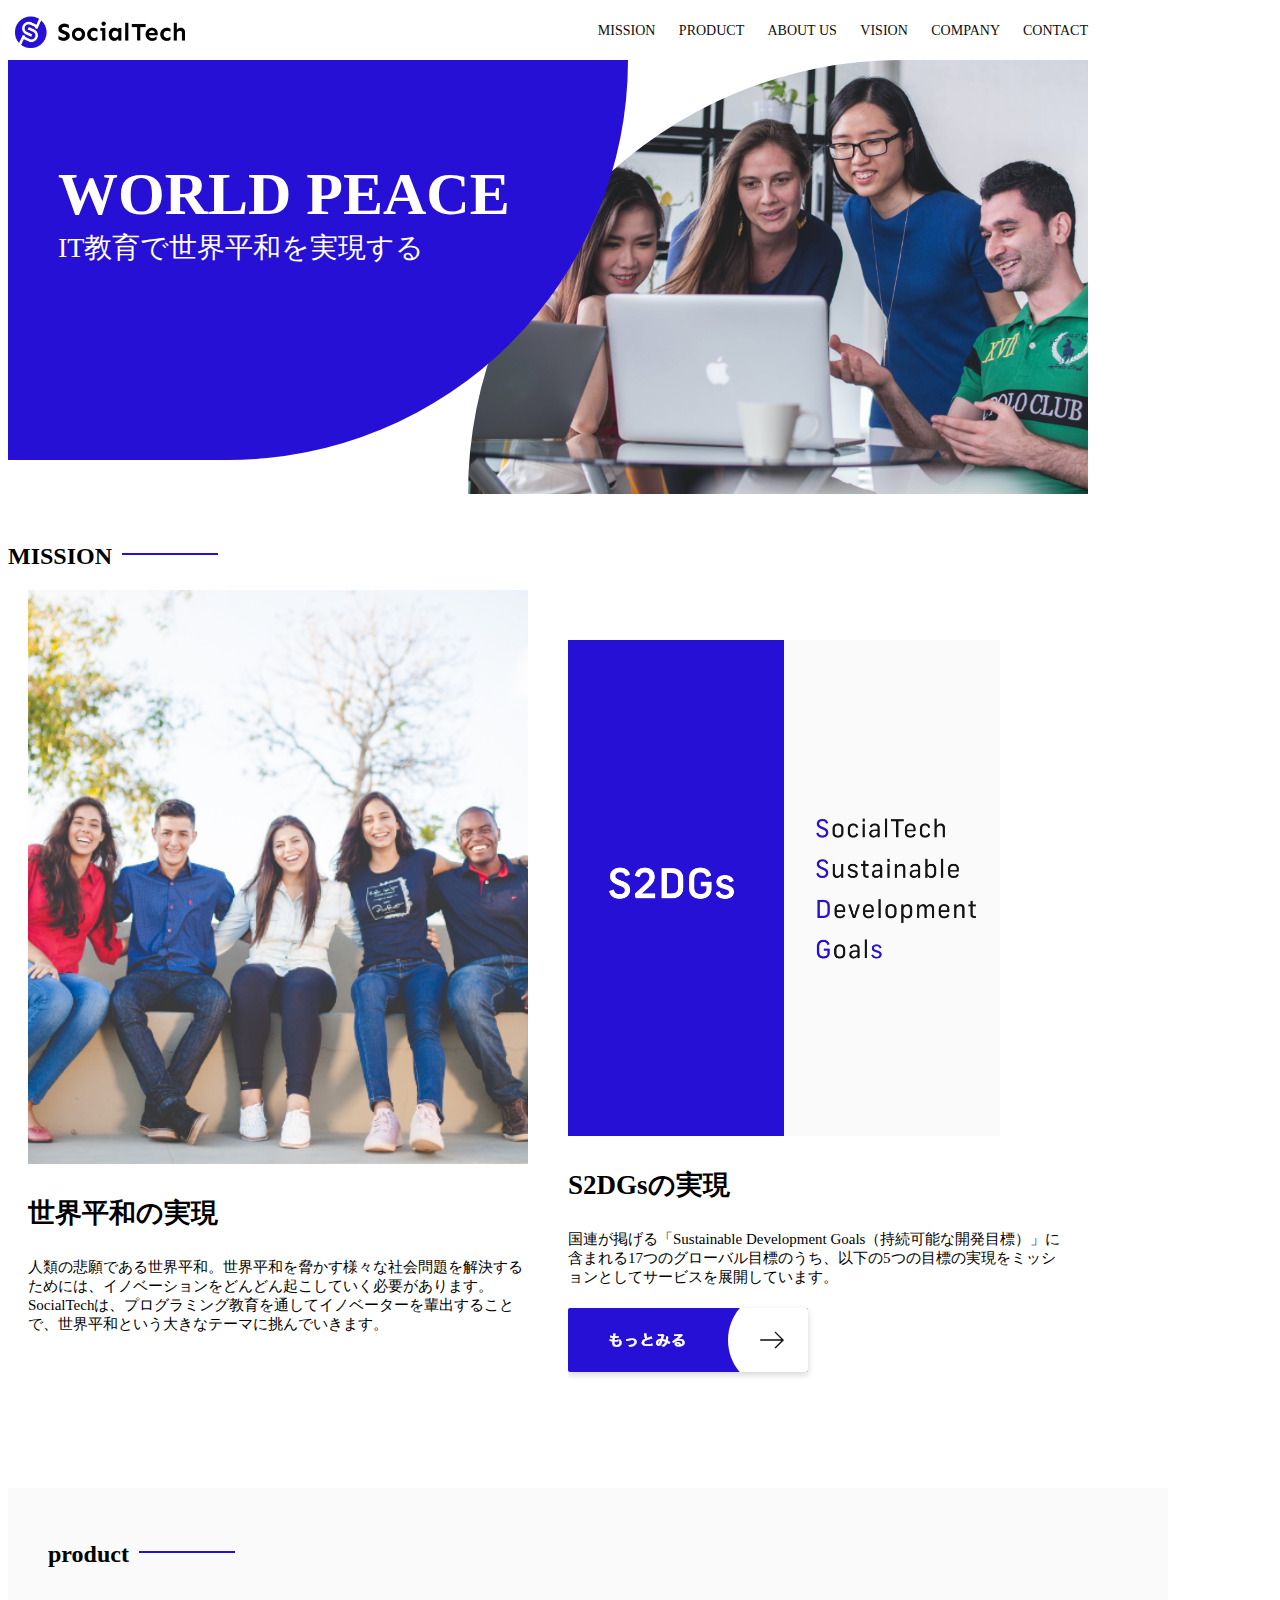
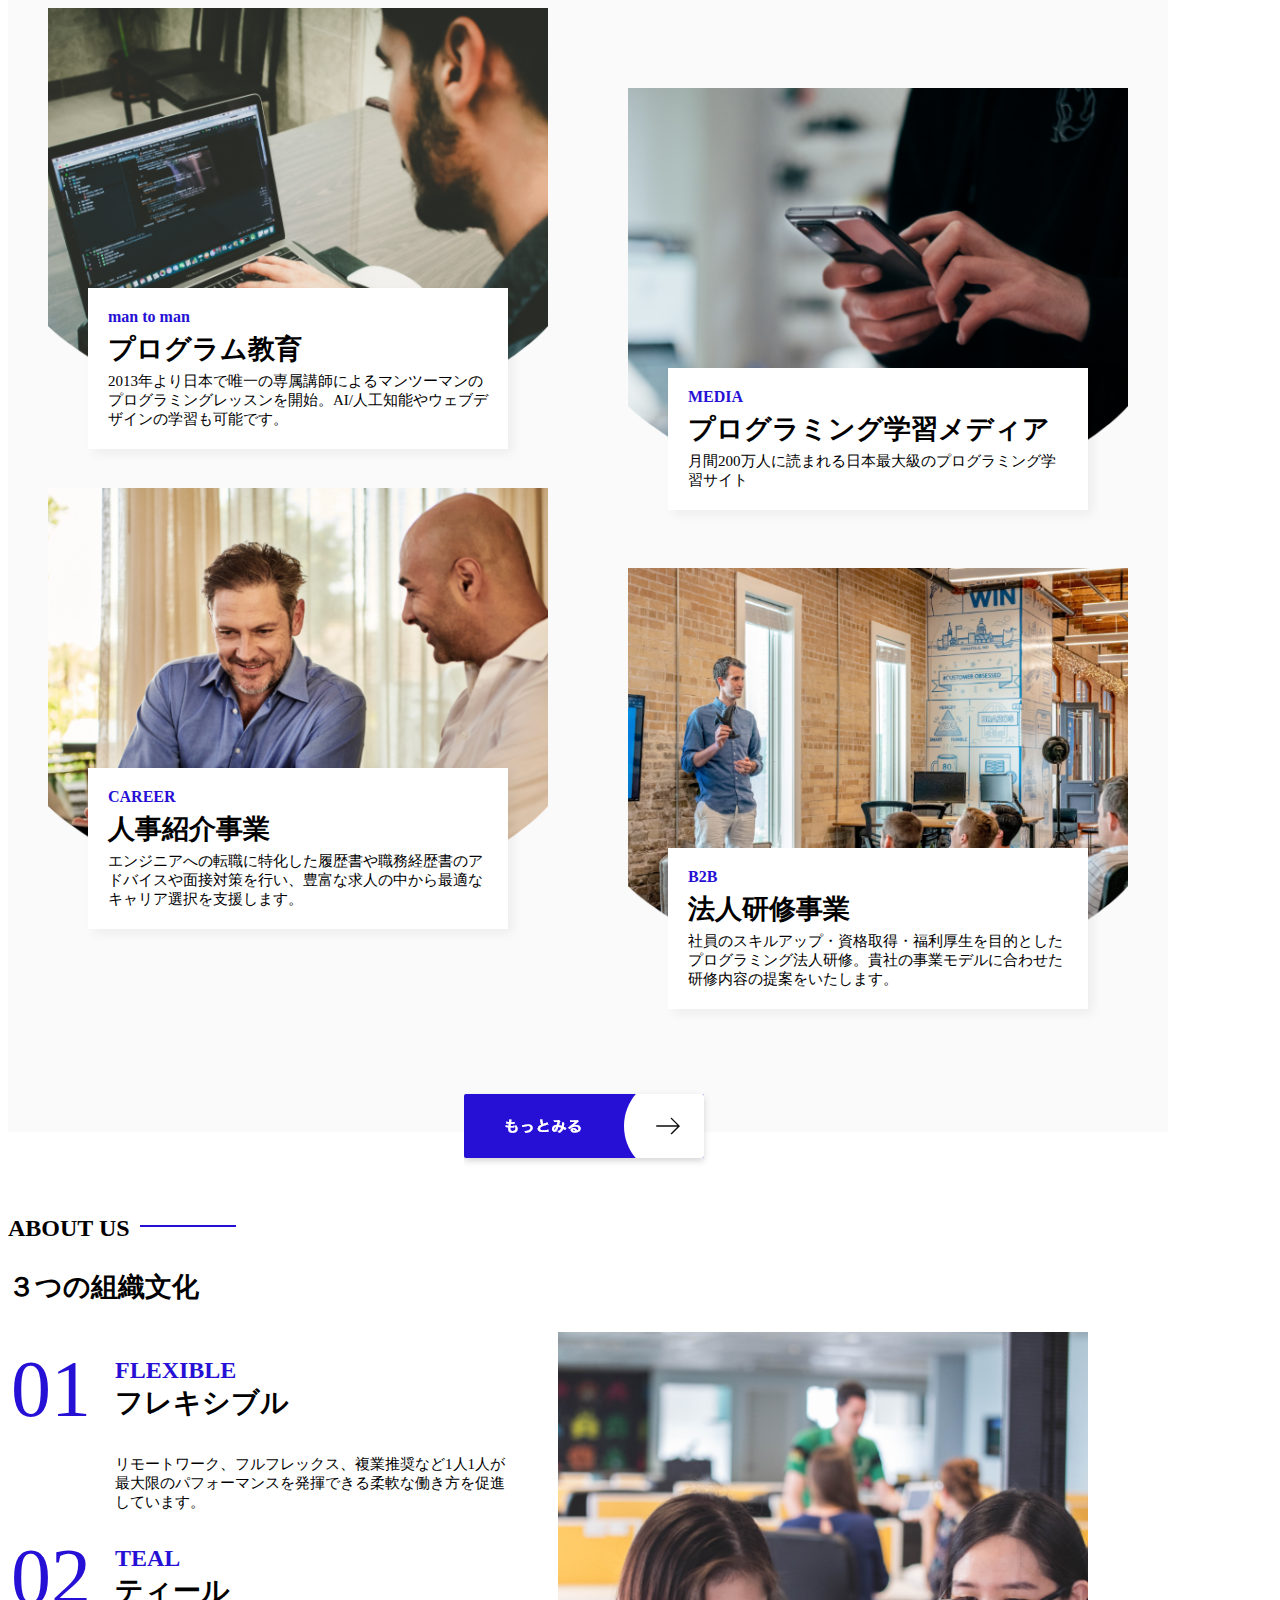
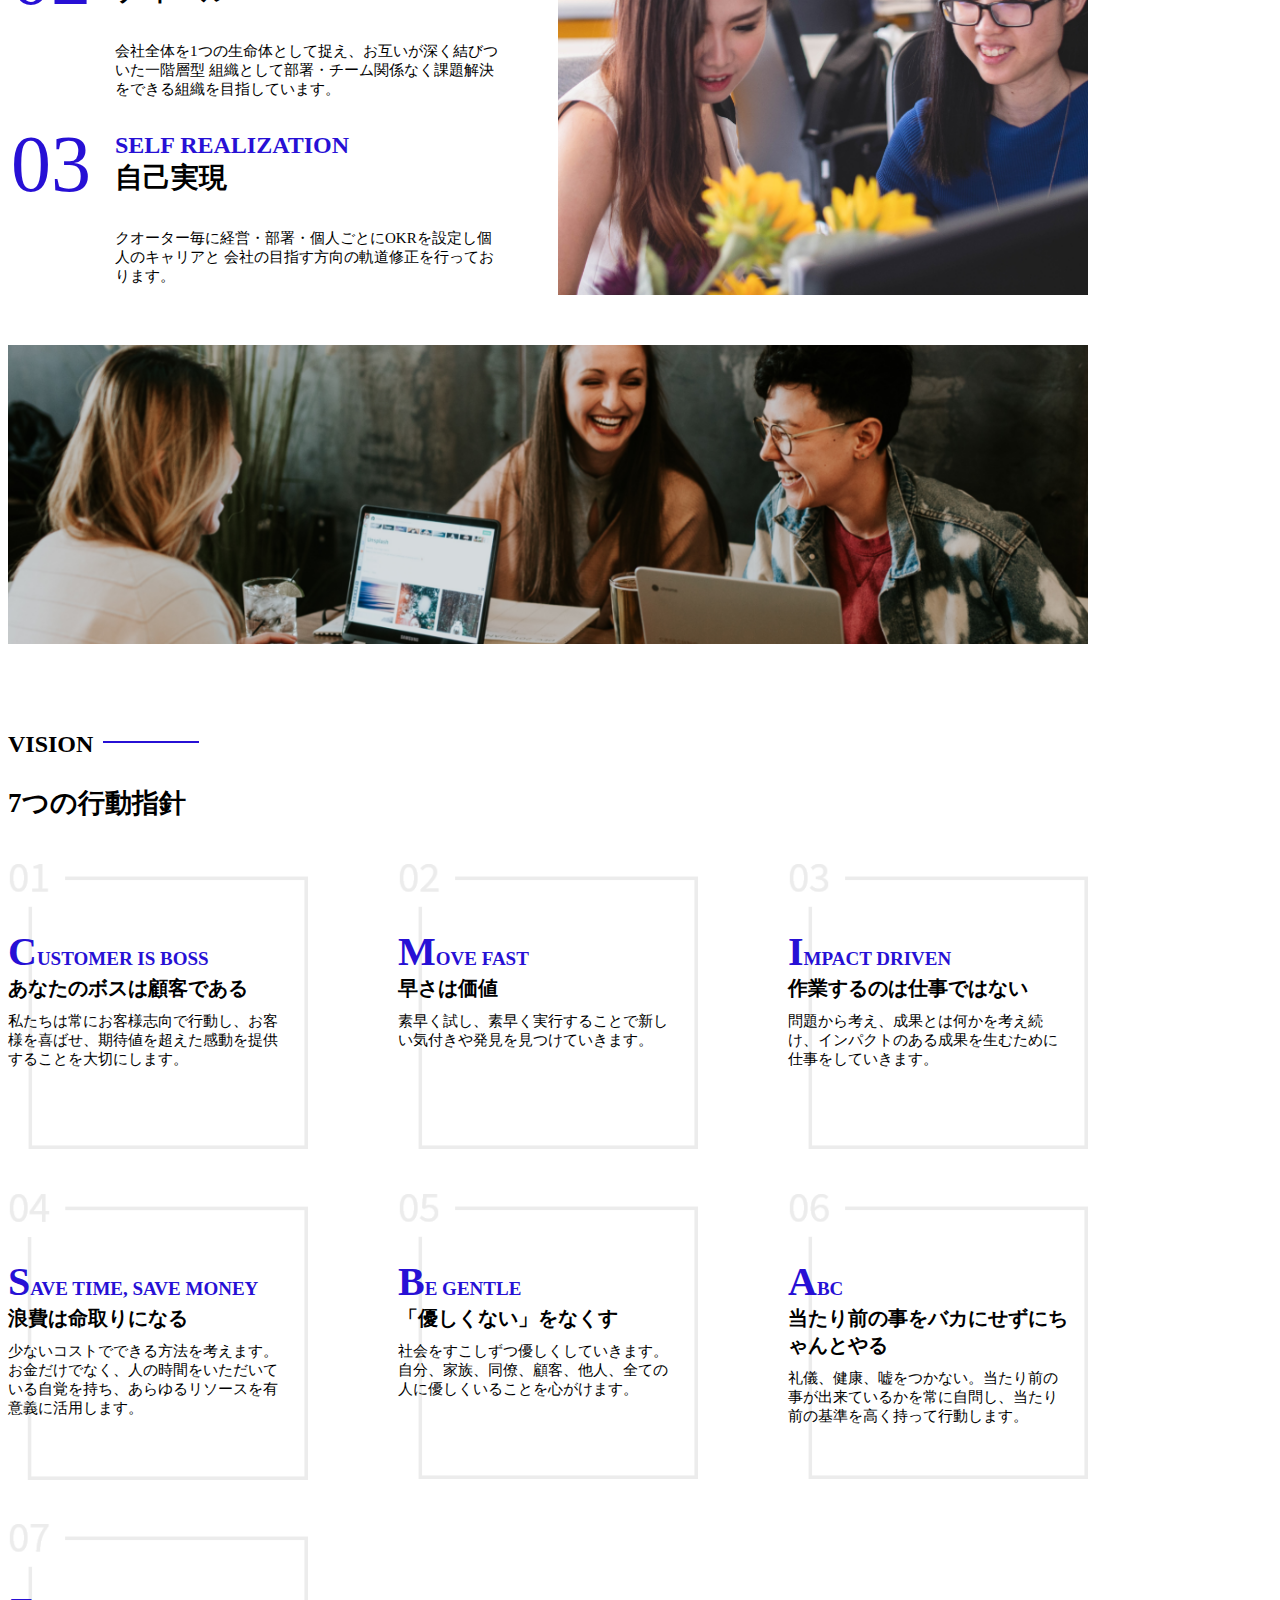
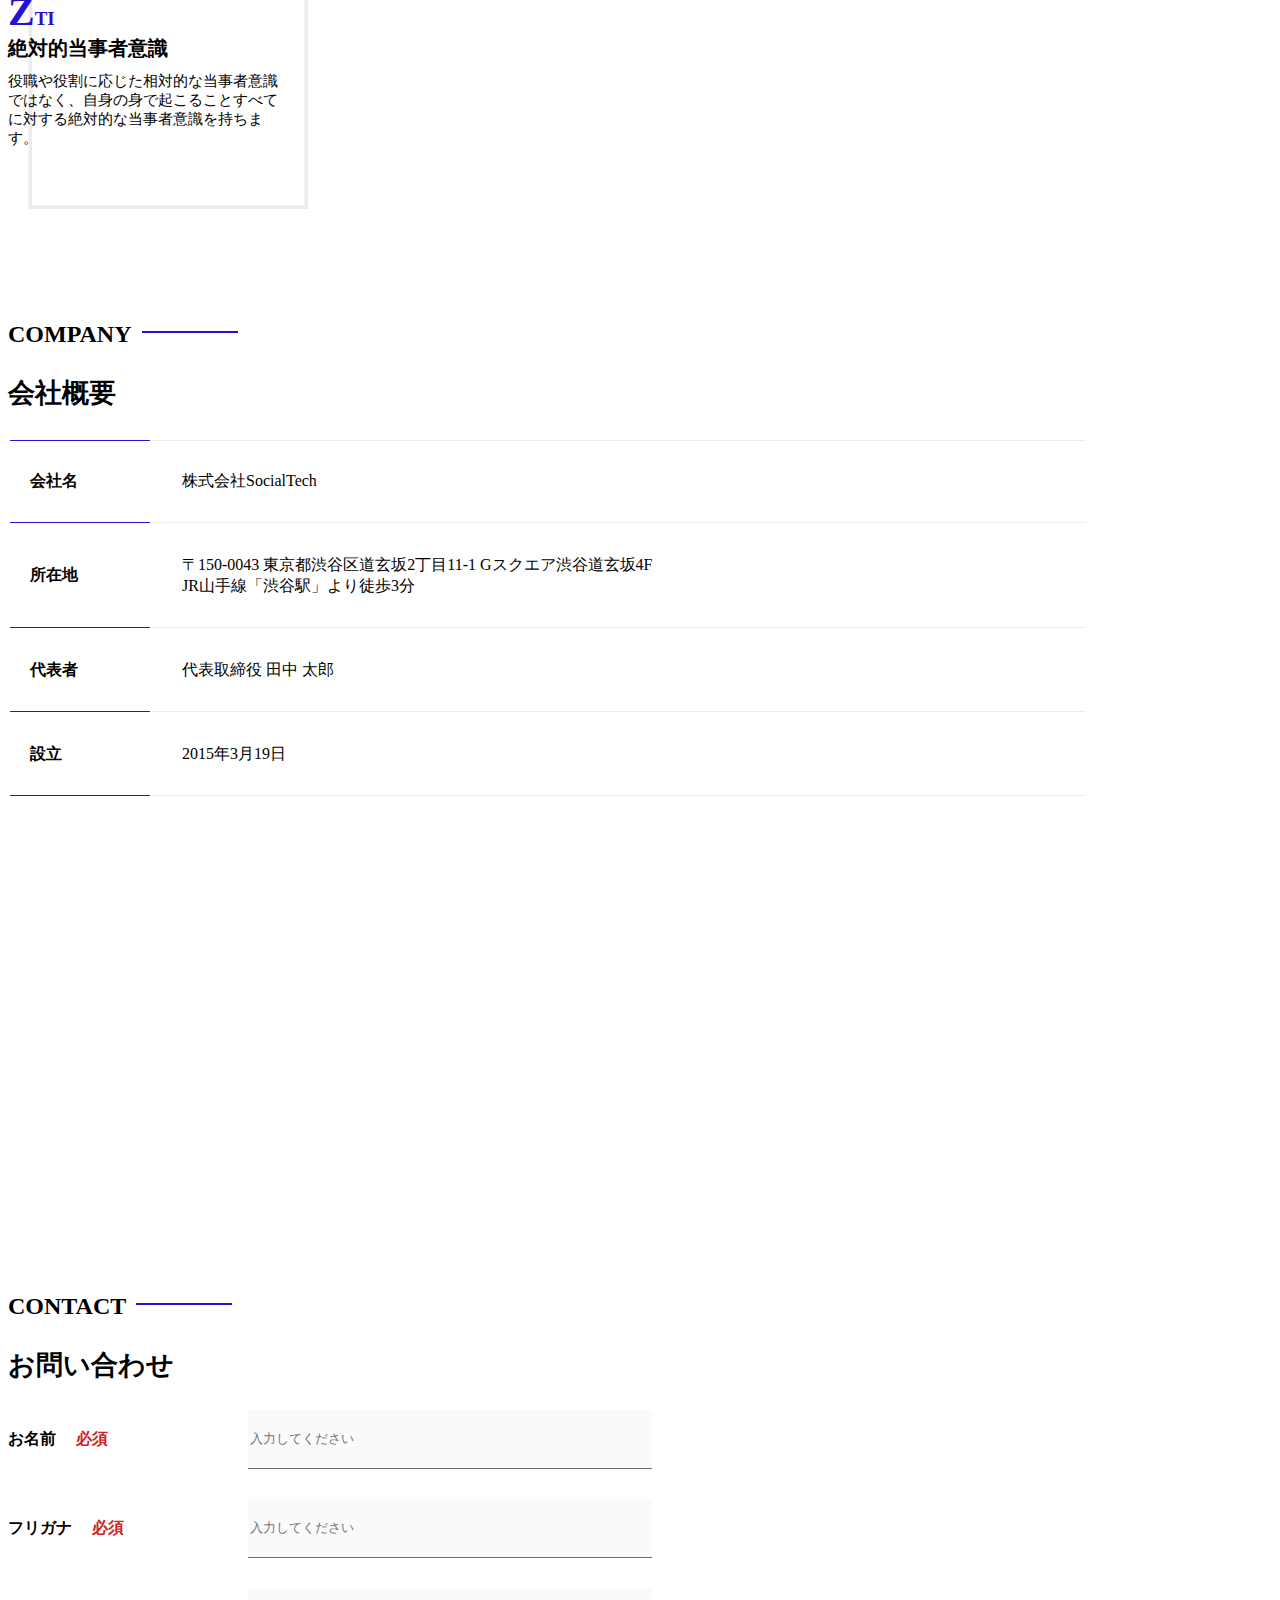
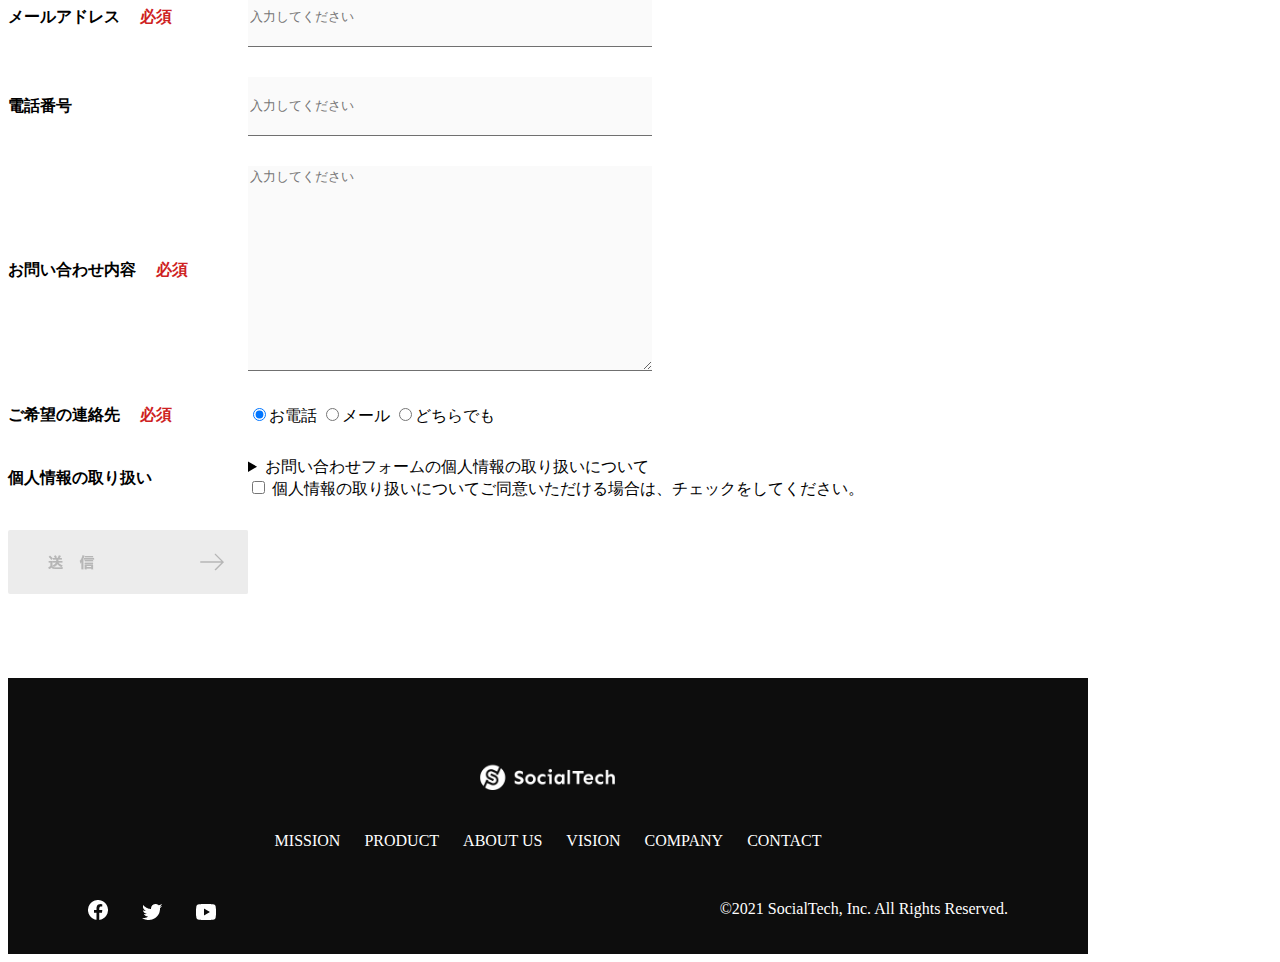
<file: index.html>
<!DOCTYPE html>
<html>
  <head>
<title>SocialTech</title>

<meta charset="utf-8">
<meta name="descripthion" content="SocialTech業界のリーディングカンパニーを目指します">
<meta name="viewport" content="width=device-widht, initial-scale=1.0">

<link rel="stylesheet" href="style.css">

  </head>

  <body>
    <!-- ヘッダー -->
    <header>
      <!-- ロゴ -->
      <a href="index.html" id="logo"><img src="images/logo.png" alt="トップページに戻る"></a>
    
      <!-- pc用ナビゲーション -->
      <nav id="nav-pc">
        <a href="mission.html">MISSION</a>
        <a href="product.html">PRODUCT</a>
        <a href="index.html#aboutus">ABOUT US</a>
        <a href="index.html#vision">VISION</a>
        <a href="index.html#company">COMPANY</a>
        <a href="index.html#contact">CONTACT</a>
      </nav>
      <img id="menu-sp" src="images/button-menu.png" alt="ナビゲーションを開く" onclick="document.getElementById('nav-sp').style.display = 'block'">
       <!-- スマホ用ナビゲーション -->
     <nav id="nav-sp">
      <img id="close" src="images/button-close.png" alt="ナビゲーションを閉じる" onclick="document.getElementById('nav-sp').style.display = 'none'">
      <a id="logo-sp" href="index.html" onclick="document.getElementById('nav-sp').style.display = 'none'"><img
          src="images/logo-sp.png" alt="トップページに戻る"></a>
      <a class="menu" href="mission.html" onclick="document.getElementById('nav-sp').style.display = 'none'">MISSION</a>
      <a class="menu" href="product.html" onclick="document.getElementById('nav-sp').style.display = 'none'">PRODUCT</a>
      <a class="menu" href="index.html#aboutus" onclick="document.getElementById('nav-sp').style.display = 'none'">ABOUT
        US</a>
      <a class="menu" href="index.html#vision"
        onclick="document.getElementById('nav-sp').style.display = 'none'">VISION</a>
      <a class="menu" href="index.html#company"
        onclick="document.getElementById('nav-sp').style.display = 'none'">COMPANY</a>
      <a class="menu" href="index.html#contact"
        onclick="document.getElementById('nav-sp').style.display = 'none'">CONTACT</a>
      <div id="sns">
        <a href="https://www.facebook.com/sejuku2013"><img src="images/button-facebook.png" alt="Facebookのリンク"></a>
        <a href="https://twitter.com/samuraijuku"><img src="images/button-twitter.png" alt="Twitterのリンク"></a>
        <a href="https://www.youtube.com/channel/UCCFOQO5aDK0xXam4cUQXT8g"><img src="images/button-youtube.png" alt="YouTubeのリンク"></a>
      </div>
    </nav>
    </header>

   <!--======== 前略 ========-->

  <main>
    <article>
      <!-- メインビジュアル -->
      <section id="main-visual">
        <div id="main-message">
          <h1>WORLD PEACE</h1>
          <p>IT教育で世界平和を実現する</p>
        </div>
        <img src="images/index/index-main.png" alt="PCの周りに集まる多国籍の仲間たち">
      </section>
      <!--ミッション-->
      <section id="mission">
        <h2 class="index-h2">MISSION</h2>
        <div id="mission-flex">
          <div>
            <img id="mission-photo" src="images/index/index-mission.png" alt="屋外のベンチで写真を撮影する多国籍の仲間たち">
            <h3>世界平和の実現</h3>
            <p>
              人類の悲願である世界平和。世界平和を脅かす様々な社会問題を解決するためには、イノベーションをどんどん起こしていく必要があります。SocialTechは、プログラミング教育を通してイノベーターを輩出することで、世界平和という大きなテーマに挑んでいきます。
            </p>
          </div>
          <div>
            <img id="s2dgs" src="images/index/s2dgs.png" alt="S2DGs">
            <h3>S2DGsの実現</h3>
            <p>国連が掲げる「Sustainable Development Goals（持続可能な開発目標）」に含まれる17つのグローバル目標のうち、以下の5つの目標の実現をミッションとしてサービスを展開しています。</p>
            <a href="mission.html">
              <img src="images/button-more.png" alt="もっとみる">
           </a>
          </div>
        </div>
      </section>
      <!-- プロダクト -->
      <section id="product">
        <h2 class="index-h2">product</h2>
        <div>
          <div id="product-left">
            <div>
              <img class="product-photo" src="images/index/index-mantoman.png" alt="pcでコードを書く男性">
              <div class="product-explain">
                <span>man to man</span>
                <h3>プログラム教育</h3>
                <p>2013年より日本で唯一の専属講師によるマンツーマンのプログラミングレッスンを開始。AI/人工知能やウェブデザインの学習も可能です。</p>
              </div>
            </div>
            <div>
              <img class="product-photo" src="images/index/index-career.png" alt="笑顔で話し合いする二人の男性">
              <div class="product-explain">
                <span>CAREER</span>
                <h3>人事紹介事業</h3>
                <p>エンジニアへの転職に特化した履歴書や職務経歴書のアドバイスや面接対策を行い、豊富な求人の中から最適なキャリア選択を支援します。</p>
              </div>
            </div>
          </div>
          <div id="product-right">
            <div>
              <img class="product-photo" src="images/index/index-media.png" alt="スマートフォンを操作する人">
              <div class="product-explain">
                <span>MEDIA</span>
                <h3>プログラミング学習メディア</h3>
                <p>月間200万人に読まれる日本最大級のプログラミング学習サイト</p>
              </div>
            </div>
            <div>
              <img class="product-photo" src="images/index/index-b2b.png" alt="講演中の男性とそれを聴く人々">
              <div class="product-explain">
                <span>B2B</span>
                <h3>法人研修事業</h3>
                <p>社員のスキルアップ・資格取得・福利厚生を目的としたプログラミング法人研修。貴社の事業モデルに合わせた研修内容の提案をいたします。</p>
              </div>
            </div>
          </div>
        </div>
        <div>
          <a id="product-more" href="product.html">
            <img src="images/button-more.png" alt="もっと見る">
          </a>
        </div>
      </section>
      <!-- ABOUT US -->
      <section id="aboutus">
        <h2 class="index-h2">ABOUT US</h2>
        <h3>３つの組織文化</h3>
        <div>
          <table class="culture-table">
            <tr>
              <td>
                <span class="culture-num">01</span>
              </td>
              <td>
                <span class="culture-en">FLEXIBLE</span>
                <span class="culture-jp">フレキシブル</span>
              </td>
            </tr>
            <tr>
              <td>
                <!-- 空のセル -->
              </td>
              <td>
                <p class="culture-description">
                  リモートワーク、フルフレックス、複業推奨など1人1人が最大限のパフォーマンスを発揮できる柔軟な働き方を促進しています。
                </p>
              </td>
            </tr>
            <tr>
              <td>
                <span class="culture-num">02</span>
              </td>
              <td>
                <span class="culture-en">TEAL</span>
                <span class="culture-jp">ティール</span>
              </td>
            </tr>
            <tr>
              <td>
                <!-- 空のセル -->
              </td>
              <td>
                <p class="culture-description">
                  会社全体を1つの生命体として捉え、お互いが深く結びついた一階層型
                   組織として部署・チーム関係なく課題解決をできる組織を目指しています。
                </p>
              </td>
            </tr>
            <tr>
              <td>
                <span class="culture-num">03</span>
              </td>
              <td>
                <span class="culture-en">SELF REALIZATION</span>
                <span class="culture-jp">自己実現</span>
              </td>
            </tr>
            <tr>
              <td>
                <!-- 空のセル -->
              </td>
              <td>
                <p class="culture-description">
                  クオーター毎に経営・部署・個人ごとにOKRを設定し個人のキャリアと
                  会社の目指す方向の軌道修正を行っております。
                </p>
              </td>
            </tr>
          </table>
          <img class="culture-img" src="images/index/index-aboutus1.png" alt="笑顔で話し合う2人の女性">
        </div>
        <img class="culture-img2" src="images/index/index-aboutus2.png" alt="笑顔で話し合う3人の男女">
      </section>
      <!-- VISION -->
      <section id="vision">
        <h2 class="index-h2">VISION</h2>
        <h3>7つの行動指針</h3>
        <div>
          <div class="vision-box">
            <img src="images/index/vision-01.png" alt="01">
            <span>
              <h4>CUSTOMER IS BOSS</h4>
              <h5>あなたのボスは顧客である</h5>
              <p>私たちは常にお客様志向で行動し、お客様を喜ばせ、期待値を超えた感動を提供することを大切にします。</p>
            </span>
          </div>
          <div class="vision-box">
            <img src="images/index/vision-02.png" alt="02">
            <span>
              <h4>MOVE FAST</h4>
              <h5>早さは価値</h5>
              <p>素早く試し、素早く実行することで新しい気付きや発見を見つけていきます。</p>
            </span>
          </div>
          <div class="vision-box">
            <img src="images/index/vision-03.png" alt="03">
            <span>
              <h4>IMPACT DRIVEN</h4>
              <h5>作業するのは仕事ではない</h5>
              <p>問題から考え、成果とは何かを考え続け、インパクトのある成果を生むために仕事をしていきます。</p>
            </span>
          </div>
          <div class="vision-box">
            <img src="images/index//vision-04.png" alt="04">
            <span>
              <h4>SAVE TIME, SAVE MONEY</h4>
              <h5>浪費は命取りになる</h5>
              <p>少ないコストでできる方法を考えます。お金だけでなく、人の時間をいただいている自覚を持ち、あらゆるリソースを有意義に活用します。</p>
            </span>
          </div>
          <div class="vision-box">
            <img src="images/index/vision-05.png" alt="05">
            <span>
              <h4>BE GENTLE</h4>
              <h5>「優しくない」をなくす</h5>
              <p>社会をすこしずつ優しくしていきます。自分、家族、同僚、顧客、他人、全ての人に優しくいることを心がけます。</p>
            </span>
          </div>
          <div class="vision-box">
            <img src="images/index/vision-06.png" alt="06">
            <span>
              <h4>ABC</h4>
              <h5>当たり前の事をバカにせずにちゃんとやる</h5>
              <p>礼儀、健康、嘘をつかない。当たり前の事が出来ているかを常に自問し、当たり前の基準を高く持って行動します。</p>
            </span>
          </div>
          <div class="vision-box">
            <img src="images/index/vision-07.png" alt="07">
            <span>
              <h4>ZTI</h4>
              <h5>絶対的当事者意識</h5>
              <p>役職や役割に応じた相対的な当事者意識ではなく、自身の身で起こることすべてに対する絶対的な当事者意識を持ちます。</p>
            </span>
          </div>
        </div>
      </section>
      <!-- COMPANY -->
      <section id="company">
        <h2 class="index-h2">COMPANY</h2>
        <h3>会社概要</h3>
        <table id="company-table">
          <tr>
            <th class="tableheader-first">会社名</th>
            <td class="cell-first">株式会社SocialTech</td>
          </tr>
          <tr>
            <th class="tableheader">所在地</th>
            <td class="cell">〒150-0043 東京都渋谷区道玄坂2丁目11-1 Gスクエア渋谷道玄坂4F<br>JR山手線「渋谷駅」より徒歩3分</td>
          </tr>
          <tr>
            <th class="tableheader">代表者</th>
            <td class="cell">代表取締役 田中 太郎</td>
          </tr>
          <tr>
            <th class="tableheader">設立</th>
            <td class="cell">2015年3月19日</td>
          </tr>
        </table>
        <iframe src="https://www.google.com/maps/embed?pb=!1m18!1m12!1m3!1d51840.96630036311!2d139.6984952486328!3d35.70013139999999!2m3!1f0!2f0!3f0!3m2!1i1024!2i768!4f13.1!3m3!1m2!1s0x6018f5209bb80c49%3A0x7abbc1a9d7d575eb!2z5qCq5byP5Lya56S-U0FNVVJBSQ!5e0!3m2!1sja!2sjp!4v1671732369187!5m2!1sja!2sjp" width="400" height="300" style="border:0;" allowfullscreen="" loading="lazy" referrerpolicy="no-referrer-when-downgrade"
        style="border:0;" allowfullscreen="" loading="lazy"></iframe>
      </section>
      <section id="contact">
        <h2 class="index-h2">CONTACT</h2>
        <h3>お問い合わせ</h3>
        <form action="https://api.staticforms.xyz/submit" method="post">
          <input type="text" name="honeypot" style="display:none">
          <input type="hidden" name="accessKey" value="1aa971a8-4fbe-4bd3-b303-f665654e02a0">
          <input type="hidden" name="subject" value="Webサイトからお問い合わせがありました" />
          <input type="hidden" name="replyTo" value="kalan2120-work@yahoo.co.jp">
          <input type="hidden" name="redirectTo" value="">     
          <div>
            <div class="contact-heading">
              <label class="contact-label">お名前<span class="contact-span">必須</span></label>
            </div>
            <div class="contact-form">
              <input type="text" name="name" placeholder="入力してください" class="contact-textbox">
            </div>
          </div>
          <div>
            <div class="contact-heading">
              <label class="contact-label">フリガナ<span class="contact-span">必須</span></label>
            </div>
            <div>
              <input type="text" name="hurigana" placeholder="入力してください" class="contact-textbox">
            </div>
          </div>
          <div>
            <div class="contact-heading">
              <label class="contact-label">メールアドレス<span class="contact-span">必須</span></label>
            </div>
            <div>
              <input type="text" name="email" placeholder="入力してください" class="contact-textbox">
            </div>
          </div>
          <div>
            <div class="contact-heading">
              <label class="contact-label">電話番号</label>
            </div>
            <div>
              <input type="text" name="tel" placeholder="入力してください" class="contact-textbox">
            </div>
          </div>
          <div>
            <div class="contact-heading">
              <label class="contact-label">お問い合わせ内容<span class="contact-span">必須</span></label>
            </div>
            <div>
              <textarea class="contact-textarea" placeholder="入力してください" name="message"></textarea>
            </div>
          </div>
          <div>
            <div class="contact-heading">
              <label class="contact-label">ご希望の連絡先<span class="contact-span">必須</span></label>
            </div>
            <div>
              <input class="radiobutton" type="radio" value="tel" name="contact" checked><label>お電話</label>
              <input class="radiobutton" type="radio" value="mail" name="contact"><label>メール</label>
              <input class="radiobutton" type="radio" value="both" name="contact"><label>どちらでも</label>
            </div>
          </div>
          <div>
            <div class="contact-heading">
              <label class="contact-label">個人情報の取り扱い</label>
            </div>
            <div>
              <details>
                <summary>お問い合わせフォームの個人情報の取り扱いについて</summary>
                <div>
                  <span>１．組織の名称又は氏名</span><br>
                  株式会社SocialTech<br><br>
                  <span>２．個人情報保護管理者（若しくはその代理人）の氏名又は職名、所属及び連絡先
                    鈴木 一郎 コーポレート部</span><br>
                  メールアドレス：support@socialtech.net<br>
                  TEL：03-xxxx-xxxx<br>
                  <span>３．個人情報の利用目的</span><br>
                  ・本サービス及び本サービスに関連する情報の提供又はそれらに関する連絡のため<br>
                  ・ユーザーの本人確認のため<br>
                  ・当社サービスのご案内のため<br>
                  ・当社の商品等の広告または宣伝（電子メールによるものを含むものとします。）<br><br>
                  <span>４．個人情報の取り扱い業務の委託</span><br>
                  個人情報の取扱業務の全部または一部を外部に業務委託する場合があります。<br>
                  その際、弊社は、個人情報を適切に保護できる管理体制を敷き実行していることを条件として<br>
                  委託先を厳選したうえで、機密保持契約を委託先と締結し、お客様の個人情報を厳密に管理させます。<br><br>
                  <span>５．個人情報の開示等の請求</span><br>
                  お客様は、弊社に対してご自身の個人情報の開示等（利用目的の通知、開示、内容の訂正・追加・削除、利用の停止または消去、第三者への提供の停止）に関して、当社問合わせ窓口に申し出ることができます。<br>
                  その際、弊社はお客様ご本人を確認させていただいたうえで、合理的な期間内に対応いたします。<br><br>
                  なお、個人情報に関する弊社問合わせ先は、次の通りです。<br><br>
                  株式会社SocialTech　個人情報問合せ窓口<br>
                  〒150-0043　東京都渋谷区道玄坂2丁目11-1 Ｇスクエア渋谷道玄坂 4F<br>
                  メールアドレス：support@socialtech.net　TEL：03-xxxx-xxxx<br><br>
                  <span>６．個人情報を提供されることの任意性について</span><br><br>
                  お客様がご自身の個人情報を弊社に提供されるか否かは、お客様のご判断によりますが、もしご提供されない場合には、適切なサービスが提供できない場合がありますので予めご了承ください。
                </div>
              </details>
              <input type="checkbox" name="agree">
              <span>個人情報の取り扱いについてご同意いただける場合は、チェックをしてください。</span>
            </div>
          </div>
          <input type="image" value="Submit" src="images/button-submit.png" alt="送信する">
        </form>
      </section>
    </article>
    <footer>
      <div id="footer-logo">
        <img src="images/logo-sp.png" alt="SocialTech">
      </div>
      <div id="footer-link">
        <a href="mission.html">MISSION</a>
        <a href="product.html">PRODUCT</a>
        <a href="index.html#aboutus">ABOUT US</a>
        <a href="index.html#vision">VISION</a>
        <a href="index.html#company">COMPANY</a>
        <a href="index.html#contact">CONTACT</a>
      </div>
      <div id="sns-footer">
        <a href="https://www.facebook.com/sejuku2013"><img src="images/button-facebook.png" alt="Facebookのリンク"></a>
        <a href="https://twitter.com/samuraijuku"><img src="images/button-twitter.png" alt="Twitterのリンク"></a>
        <a href="https://www.youtube.com/channel/UCCFOQO5aDK0xXam4cUQXT8g"><img src="images/button-youtube.png" alt="YouTubeのリンク"></a>
        <span id="copyright">&copy;2021 SocialTech, Inc. All Rights Reserved.</span>
      </div>
    </footer>
  </main>
</body>

</html>
</file>
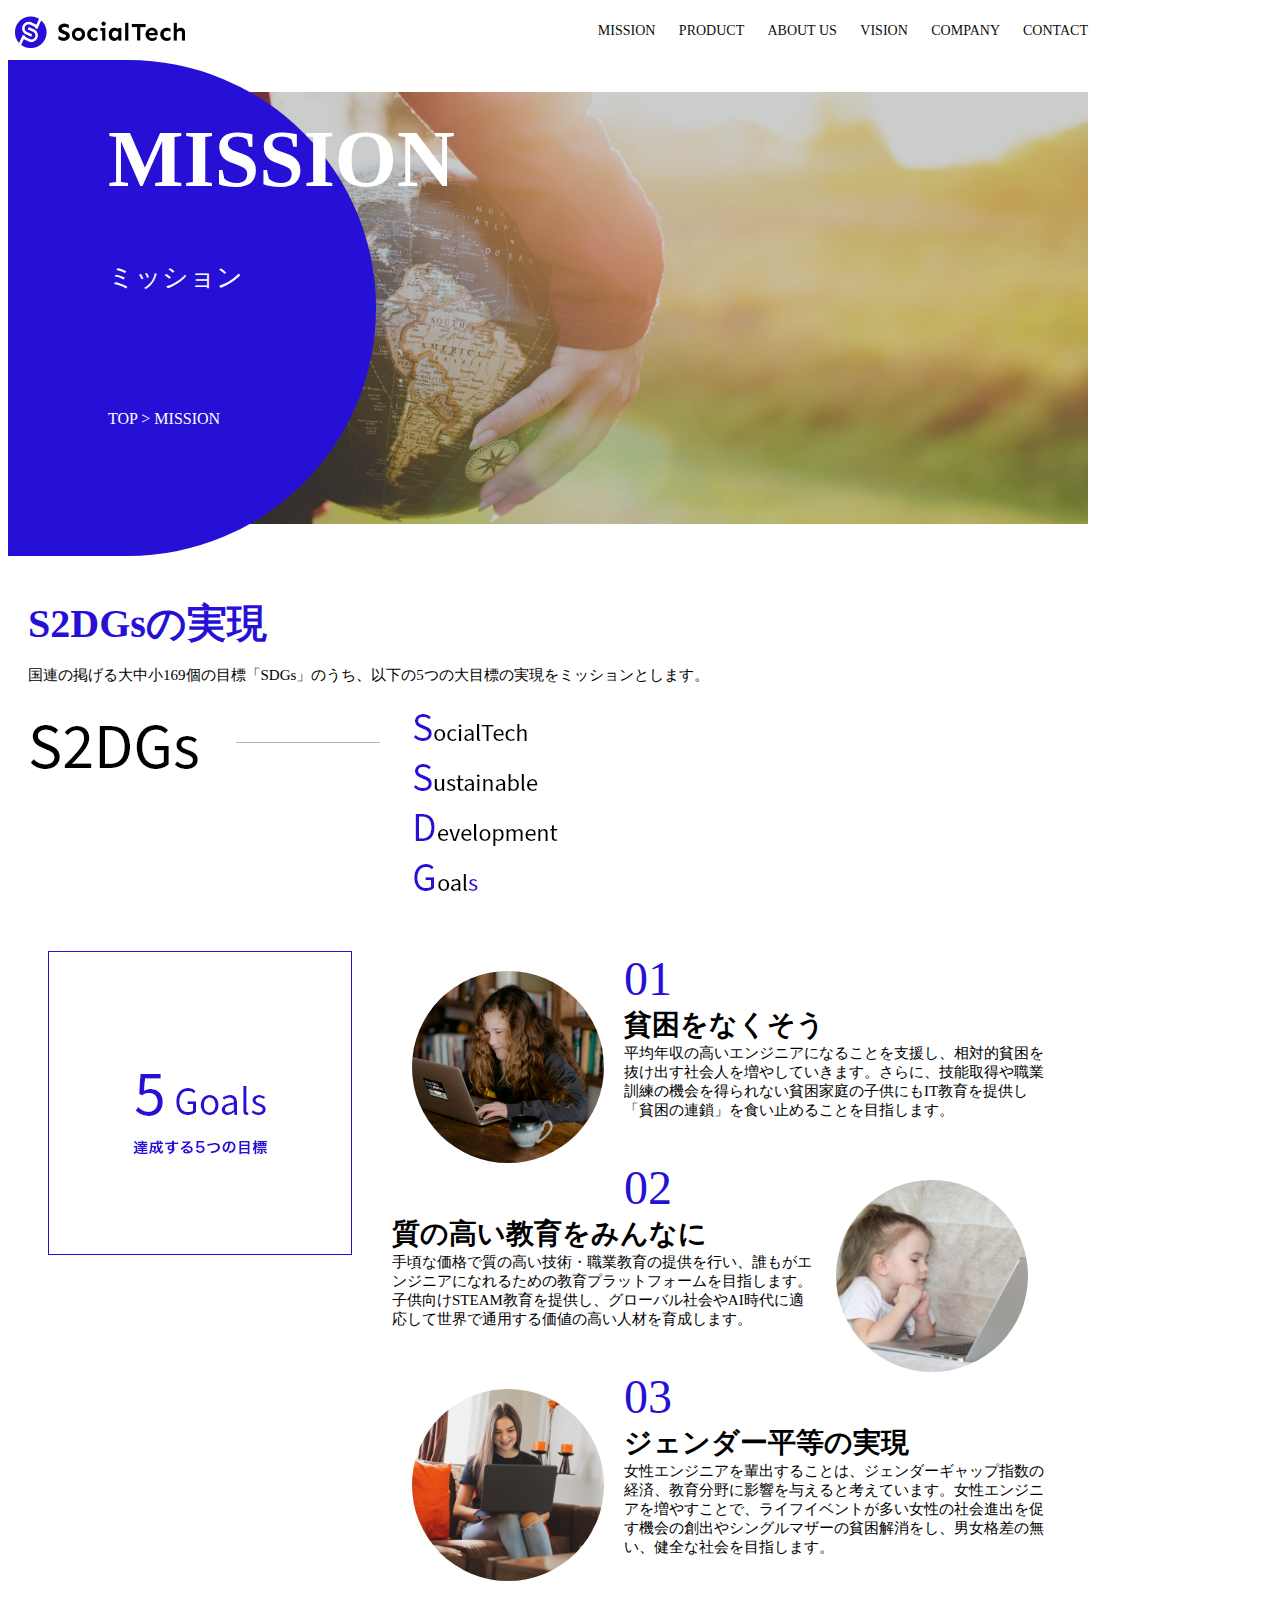
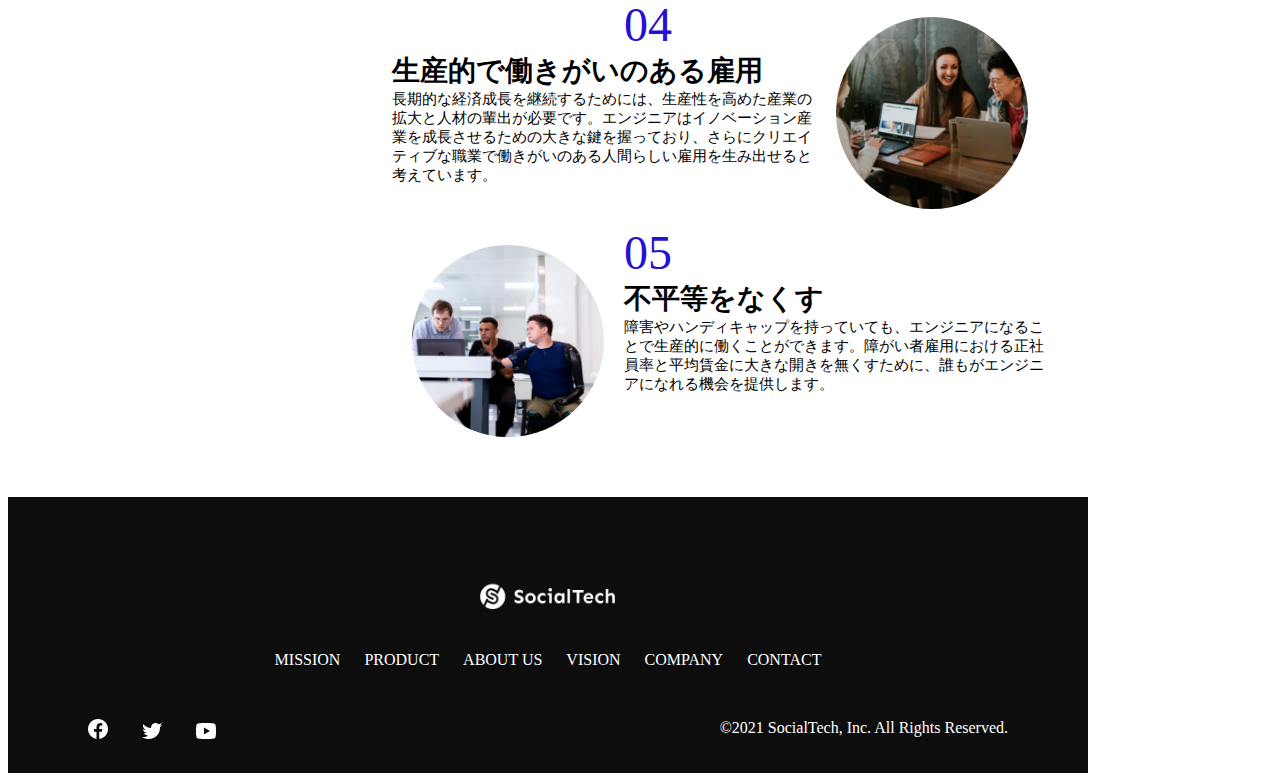
<file: mission.html>
<!DOCTYPE html>
<html>
<head>
  <title>SocialTech - MISSION ミッション -</title>
  <meta charset="UTF-8">
  <meta name="description" content="SocialTechが目指す5つの目標（S2DGs）を紹介します">
  <meta name="viewport" content="width=device-width, initial-scale=1.0">
  <link rel="stylesheet" href="style.css">
</head>

<body>
  <!-- ヘッダー -->
  <header>
    <!-- ロゴ -->
    <a href="index.html" id="logo"><img src="images/logo.png" alt="トップページに戻る"></a>

    <!-- PC用ナビゲーション -->
    <nav id="nav-pc">
      <a href="mission.html">MISSION</a>
      <a href="product.html">PRODUCT</a>
      <a href="index.html#aboutus">ABOUT US</a>
      <a href="index.html#vision">VISION</a>
      <a href="index.html#company">COMPANY</a>
      <a href="index.html#contact">CONTACT</a>
    </nav>

    <!-- スマホ用メニューボタン -->
    <img id="menu-sp" src="images/button-menu.png" alt="ナビゲーションを開く" onclick="document.getElementById('nav-sp').style.display = 'block'">

    <!-- スマホ用ナビゲーション -->
    <nav id="nav-sp">
      <img id="close" src="images/button-close.png" alt="ナビゲーションを閉じる" onclick="document.getElementById('nav-sp').style.display = 'none'">
      <a id="logo-sp" href="index.html" onclick="document.getElementById('nav-sp').style.display = 'none'"><img
          src="images/logo-sp.png" alt="トップページに戻る"></a>
      <a class="menu" href="mission.html" onclick="document.getElementById('nav-sp').style.display = 'none'">MISSION</a>
      <a class="menu" href="product.html" onclick="document.getElementById('nav-sp').style.display = 'none'">PRODUCT</a>
      <a class="menu" href="index.html#aboutus" onclick="document.getElementById('nav-sp').style.display = 'none'">ABOUT
        US</a>
      <a class="menu" href="index.html#vision"
        onclick="document.getElementById('nav-sp').style.display = 'none'">VISION</a>
      <a class="menu" href="index.html#company"
        onclick="document.getElementById('nav-sp').style.display = 'none'">COMPANY</a>
      <a class="menu" href="index.html#contact"
        onclick="document.getElementById('nav-sp').style.display = 'none'">CONTACT</a>
      <div id="sns">
        <a href="https://www.facebook.com/sejuku2013"><img src="images/button-facebook.png" alt="Facebookのリンク"></a>
        <a href="https://twitter.com/samuraijuku"><img src="images/button-twitter.png" alt="Twitterのリンク"></a>
        <a href="https://www.youtube.com/channel/UCCFOQO5aDK0xXam4cUQXT8g"><img src="images/button-youtube.png" alt="YouTubeのリンク"></a>
      </div>
    </nav>
  </header>
  <main>
    <article>
      <section id="mission-main">
        <div id="mission-title">
          <h1>MISSION</h1>
          <span>ミッション</span>
          <div>TOP > MISSION</div>
        </div>
      </section>
      <section id="mission-s2dgs">
        <h2 class="mission-h2">S2DGsの実現</h2>
        <p>国連の掲げる大中小169個の目標「SDGs」のうち、以下の5つの大目標の実現をミッションとします。</p>
        <img src="images/mission/mission-s2dgs.png" alt="S2DGs">
      </section>
      <section id="mission-5goals">
        <div>
          <img id="s2dgs-image" src="images/mission/mission-5goals.png" alt="5Goals">
        </div>
        <div>
          <div>
            <img class="fivegoals-image-left" src="images/mission/mission-5goals01.png" alt="PCを操作する女の子">
           <span class="fivegoals-number">01</span>
           <h3 class="fivegoals-h3">貧困をなくそう</h3>
           <p class="fivegoals-p">
             平均年収の高いエンジニアになることを支援し、相対的貧困を抜け出す社会人を増やしていきます。さらに、技能取得や職業訓練の機会を得られない貧困家庭の子供にもIT教育を提供し「貧困の連鎖」を食い止めることを目指します。
           </p>
          </div>
          
         <div>
          <img class="fivegoals-image-right" src="images/mission/mission-5goals02.png" alt="PCを見つめる小さい女の子">
          <span class="fivegoals-number">02</span>
          <h3 class="fivegoals-h3">質の高い教育をみんなに</h3>
          <p class="fivegoals-p">
            手頃な価格で質の高い技術・職業教育の提供を行い、誰もがエンジニアになれるための教育プラットフォームを目指します。子供向けSTEAM教育を提供し、グローバル社会やAI時代に適応して世界で通用する価値の高い人材を育成します。
          </p>
        </div>

        <div>
          <img class="fivegoals-image-left" src="images/mission/mission-5goals03.png" alt="PCを操作する女性">
          <span class="fivegoals-number">03</span>
          <h3 class="fivegoals-h3">ジェンダー平等の実現</h3>
          <p class="fivegoals-p">
            女性エンジニアを輩出することは、ジェンダーギャップ指数の経済、教育分野に影響を与えると考えています。女性エンジニアを増やすことで、ライフイベントが多い女性の社会進出を促す機会の創出やシングルマザーの貧困解消をし、男女格差の無い、健全な社会を目指します。
          </p>
        </div>

        <div>
          <img class="fivegoals-image-right" src="images/mission/mission-5goals04.png" alt="笑顔で話し合う3人の男女">
          <span class="fivegoals-number">04</span>
          <h3 class="fivegoals-h3">生産的で働きがいのある雇用</h3>
          <p class="fivegoals-p">
            長期的な経済成長を継続するためには、生産性を高めた産業の拡大と人材の輩出が必要です。エンジニアはイノベーション産業を成長させるための大きな鍵を握っており、さらにクリエイティブな職業で働きがいのある人間らしい雇用を生み出せると考えています。
          </p>
        </div>

        <div>
          <img class="fivegoals-image-left" src="images/mission/mission-5goals05.png" alt="障害を持つ男性が生き生きと働く様子">
          <span class="fivegoals-number">05</span>
          <h3 class="fivegoals-h3">不平等をなくす</h3>
          <p class="fivegoals-p">
            障害やハンディキャップを持っていても、エンジニアになることで生産的に働くことができます。障がい者雇用における正社員率と平均賃金に大きな開きを無くすために、誰もがエンジニアになれる機会を提供します。
          </p>
        </div>
        </div>
      </section>
    </article>
    <footer>
      <div id="footer-logo">
        <img src="images/logo-sp.png" alt="SocialTech">
      </div>
      <div id="footer-link">
        <a href="mission.html">MISSION</a>
        <a href="product.html">PRODUCT</a>
        <a href="index.html#aboutus">ABOUT US</a>
        <a href="index.html#vision">VISION</a>
        <a href="index.html#company">COMPANY</a>
        <a href="index.html#contact">CONTACT</a>
      </div>
      <div id="sns-footer">
        <a href="https://www.facebook.com/sejuku2013"><img src="images/button-facebook.png" alt="Facebookのリンク"></a>
        <a href="https://twitter.com/samuraijuku"><img src="images/button-twitter.png" alt="Twitterのリンク"></a>
        <a href="https://www.youtube.com/channel/UCCFOQO5aDK0xXam4cUQXT8g"><img src="images/button-youtube.png" alt="YouTubeのリンク"></a>
        <span id="copyright">&copy;2021 SocialTech, Inc. All Rights Reserved. </span>
      </div>
    </footer>
  </main>
</body>

</html>
</file>
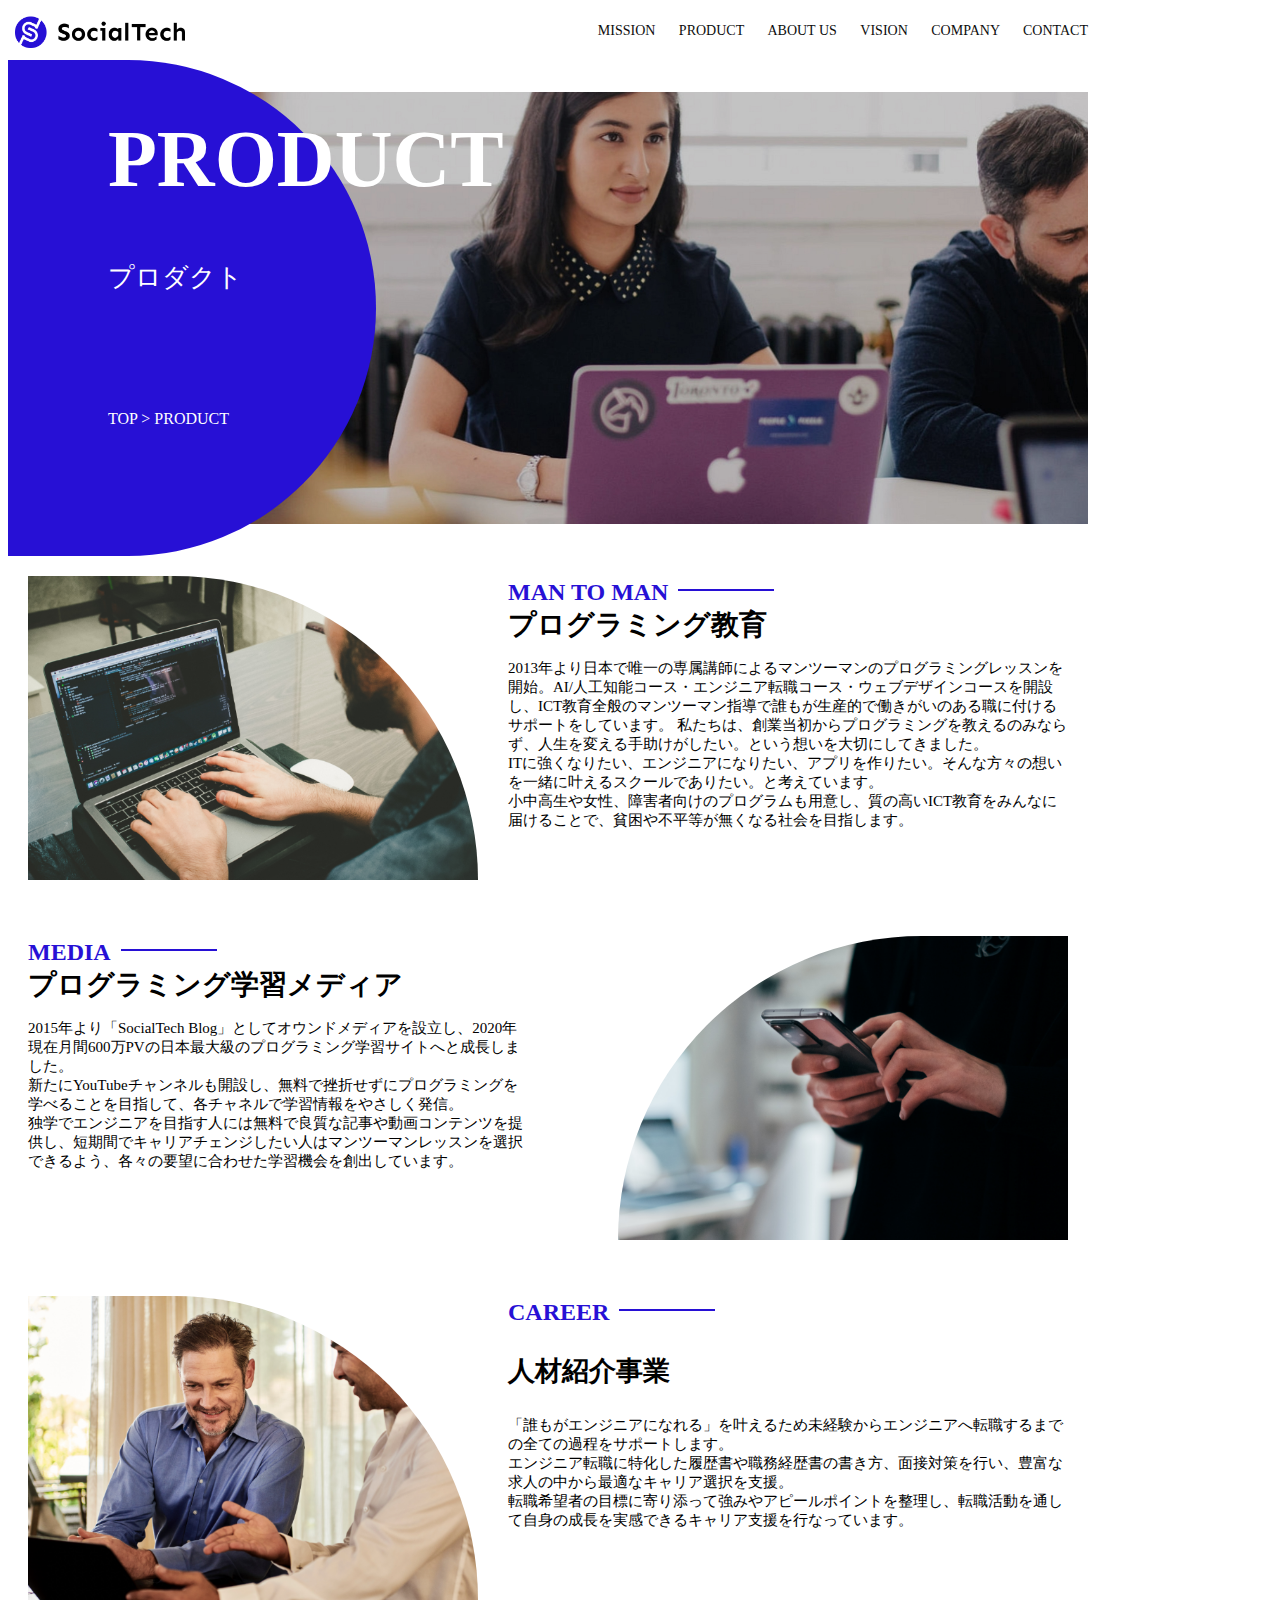
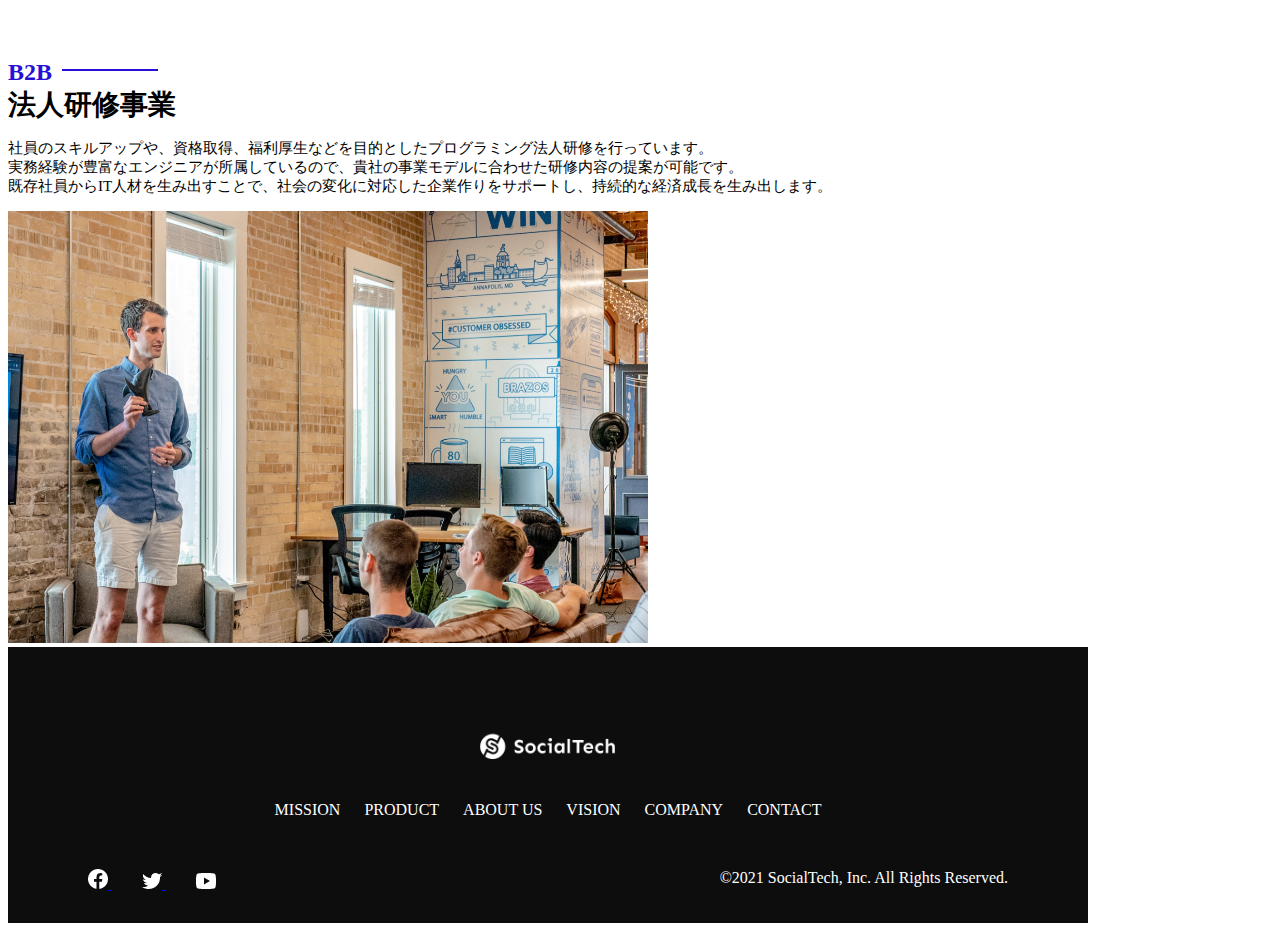
<file: product.html>
<!DOCTYPE html>
<html>
<head>
  <meta charset="UTF-8">
  <meta http-equiv="X-UA-Compatible" content="IE=edge">
  <meta name="discription" content="socialTechのプロダクトを紹介しします">
  <meta name="viewport" content="width=device-widht, initial-scale=1.0">
  <link rel="stylesheet" href="style.css">
  <title>SocialTech-product プロダクト-</title>
</head>

<body>
  <!-- ヘッダー -->
  <header>
    <a href="index.html" id="logo"><img src="images/logo.png" alt="トップページに戻る"></a>

    <!-- pc用ナビゲーション -->
    <nav id="nav-pc">
      <a href="mission.html">MISSION</a>
      <a href="product.html">PRODUCT</a>
      <a href="index.html#adouts">ABOUT US</a>
      <a href="index.html#vision">VISION</a>
      <a href="index.html#company">COMPANY</a>
      <a href="index.html#contact">CONTACT</a>
    </nav>

    <!-- スマホ用メニューボタン -->
    <img id="menu-sp" src="images/button-menu.png" alt="ナビゲーションを開く" onclick="document.getElementById('nav-sp').style.display='block'">

    <!-- スマホ用ナビゲーション -->
    <nav id="nav-sp">
      <img id="close" src="images/button-close.png" alt="ナビゲーションを閉じる" onclick="document.getElementById('nav-sp').style.display='none'">
      <a id="logo-sp" href="index.html" 
      onclick="document.getElementById('nav-sp').style.display='none'">
        <img src="images/logo-sp.png" alt="トップページに戻る"></a>
      <a class="menu" href="mission.html" 
      onclick="docment.getElementById('nav-sp').style.display=none">MISSION</a>
      <a class="menu" href="product.html" 
      onclick="docment.getElementById('nav-sp').style.display=none">PRODUCT</a>
      <a class="menu" href="index.html#aboutus" 
      onlink="document.getElementById('nav-sp').style.display='none'">ABOUT US</a>
      <a class="menu" href="index.html#vision" 
      onlink="document.getElementById('nav-sp').style.display='none'">VISION</a>
      <a class="menu" href="index.html#company" 
      onlink="document.getElementById('nav-sp').style.display='none'">COMPANY</a>
      <a class="menu" href="index.html#contact" 
      onlink="document.getElementById('nav-sp').style.display='none'">CONTACT</a>

      <div id="sns">
        <a href="https://www.facebook.com/sejuku2013">
          <img src="images/button-facebook.png" alt="Facebookのリンク">
        </a>
        <a href="https://twitter.com/samuraijuku">
          <img src="images/button-twitter.png" alt="Twitterのリンク">
        </a>
        <a href="https://www.youtube.com/channel/UCCFOQO5aDK0xXam4cUQXT8g">
          <img src="images/button-youtube.png" alt="YouTubeのリンク">
        </a>
      </div>
    </nav>
  </header>
  <main>
    <article>
      <section id="product-main">
        <div id="product-title">
          <h1>PRODUCT</h1>
          <span>プロダクト</span>
          <div>TOP > PRODUCT</div>
        </div>
      </section>
      <section class="product-section1">
        <img src="images/product/product-mantoman.png" alt="pcでコードを書く男性">
        <div>
          <h2 class="product-h2">MAN TO MAN</h2>
          <h3 class="product-h3">プログラミング教育</h3>
          <p> 2013年より日本で唯一の専属講師によるマンツーマンのプログラミングレッスンを開始。AI/人工知能コース・エンジニア転職コース・ウェブデザインコースを開設し、ICT教育全般のマンツーマン指導で誰もが生産的で働きがいのある職に付けるサポートをしています。
            私たちは、創業当初からプログラミングを教えるのみならず、人生を変える手助けがしたい。という想いを大切にしてきました。
            <br>ITに強くなりたい、エンジニアになりたい、アプリを作りたい。そんな方々の想いを一緒に叶えるスクールでありたい。と考えています。
            <br>小中高生や女性、障害者向けのプログラムも用意し、質の高いICT教育をみんなに届けることで、貧困や不平等が無くなる社会を目指します。
          </p>
        </div>
      </section>
      <section class="product-section2">
        <div>
          <h2 class="product-h2">MEDIA</h2>
          <h3 class="product-h3">プログラミング学習メディア</h3>
          <p>2015年より「SocialTech
            Blog」としてオウンドメディアを設立し、2020年現在月間600万PVの日本最大級のプログラミング学習サイトへと成長しました。<br>新たにYouTubeチャンネルも開設し、無料で挫折せずにプログラミングを学べることを目指して、各チャネルで学習情報をやさしく発信。<br>独学でエンジニアを目指す人には無料で良質な記事や動画コンテンツを提供し、短期間でキャリアチェンジしたい人はマンツーマンレッスンを選択できるよう、各々の要望に合わせた学習機会を創出しています。
          </p>
        </div>
        <img src="images/product/product-media.png" alt="スマートフォンを操作する人">
      </section>
      <section class="product-section1">
        <img src="images/product/product-career.png" alt="笑顔で話し合う2人の男性">
        <div>
          <h2 class="product-h2">CAREER</h2>
          <h3 class="ploduct-h3">人材紹介事業</h3>
          <p>
            「誰もがエンジニアになれる」を叶えるため未経験からエンジニアへ転職するまでの全ての過程をサポートします。
            <br>エンジニア転職に特化した履歴書や職務経歴書の書き方、面接対策を行い、豊富な求人の中から最適なキャリア選択を支援。
            <br>転職希望者の目標に寄り添って強みやアピールポイントを整理し、転職活動を通して自身の成長を実感できるキャリア支援を行なっています。
            <br>
          </p>
        </div>
      </section>
      <section class="ploduct-section2">
        <div>
          <h2 class="product-h2">B2B</h2>
          <h3 class="product-h3">法人研修事業</h3>
          <p>
            社員のスキルアップや、資格取得、福利厚生などを目的としたプログラミング法人研修を行っています。<br>実務経験が豊富なエンジニアが所属しているので、貴社の事業モデルに合わせた研修内容の提案が可能です。<br>既存社員からIT人材を生み出すことで、社会の変化に対応した企業作りをサポートし、持続的な経済成長を生み出します。
          </p>
        </div>
        <img src="images/product/product-b2b.png" alt="講演中の男性とそれを聴く人々">
      </section>
    </article>
    <footer>
      <div id="footer-logo">
        <img src="images/logo-sp.png" alt="socialtech">
      </div>
      <div id="footer-link">
        <a href="mission.html">MISSION</a>
        <a href="product.html">PRODUCT</a>
        <a href="index.html#aboutus">ABOUT US</a>
        <a href="index.html#vision">VISION</a>
        <a href="index.html#company">COMPANY</a>
        <a href="index.html#contact">CONTACT</a>
      </div>
      <div id="sns-footer">
        <a href="https://www.facebook.com/sejuku2013">
          <img src="images/button-facebook.png" alt="Facebookのリンク">
        </a>
        
        <a href="https://twitter.com/samuraijuku">
          <img src="images/button-twitter.png" alt="Twitterのリンク">
        </a>
        
        <a href="https://www.youtube.com/channel/UCCFOQO5aDK0xXam4cUQXT8g">
          <img src="images/button-youtube.png" alt="YouTubeのリンク">
        </a>
        <span id="copyright">&copy;2021 SocialTech, Inc. All Rights Reserved.</span>
      </div>
    </footer>
  </main>
</body>
</html>
</file>
<file: style.css>
/* pc、スマホ共通スタイル */
body {
  font-family: "sonrce sans pro" "Hiragino kaku Gothic ProN", Meiryo, Arial, sans-serif
}

p {
  font-size: 15px;
}

/* PC用スタイル */
@media screen and (min-width: 768px) {
/* 横幅設定 */
body {
  max-width: 1080px;
  min-width: 960px;
  margin: 0auto 0auto;
}

/* ヘッダー */
header{
  display: flex;
  justify-content: space-between;
}

/* ナビゲーションのレイアウト */
#nav-pc {
  text-align: right;
  font-size: 14px;
  padding-top: 15px;
}

/* ナビゲーションのリンクの装飾設定 */
#nav-pc > a {
  text-decoration: none;
  margin-left: 20px;
}

#nav-pc > a:link {
  color: #0d0d0d;
}

#nav-pc > a:visited {
  color: #0d0d0d;
}

#nav-pc > a:hover {
  color: #0d0d0d;
  text-decoration: underline;
}

#nav-pc > a:active {
  color: #0d0d0d;
}

/* スマホ用ナビを非表示 */
#nav-sp,
#menu-sp {
  display: none;
}

#main-visual {
position: relative;
height: 400px;
}

#main-message {
  position: absolute;
  top: 0px;
  left: 0px;
  background-color: #2710d5;
  color: #ffffff;
  border-radius: 0 0 476px 0;
  max-width: 620px;
  width: 100%;
  height: 100%;
  z-index: 11;
}

#main-message > h1 {
  font-size: 60px;
  font-weight: bold;
  margin: 100px 0 0 50px;
}

#main-message > p {
  font-size: 28px;
  margin: 0 0 0 50px;
}

#main-visual > img {
  max-width: 620px;
  border-radius: 476px 0 0 0;
  position: absolute;
  top: 0;
  right: 0;
  z-index: 10;
}

h2 {
  margin: 40px 0 0 0;
}

h2::after {
content: url(images/line.png);
margin-left: 10px;
}

h3 {
  font-size: 27px;
}

/* mission */
#mission {
  margin: 80px auto 80px auto;
  width: 100%;
}

#mission-flex {
  width: 100%;
  display: flex;
}

#mission-flex > div {
  width: 50%;
  margin: 20px;
}

#mission-photo {
  width: 100%;
}

#s2dgs {
  margin-top: 50px;
}

#product {
  background-color: #fafafa;
  width: 100%;
  margin: 80px 0 80px 0;
  padding: 10px 40px 0px 40px;
}

#product > div {
  margin-top: 40px;
  display: flex;
}

#product-left {
  width: 50%;
  margin-right: 20px;
}

#product-right {
  width: 50%;
  margin-left: 20px;
  margin-top: 80px;
}

#ploduct-left > div {
  position: relative;
  height: 480px;
  margin-right: 20px;
}

#ploduct-right > div {
  position: relative;
  height: 480px;
  margin-left: 20px;
}

.ploduct-photo {
  width: 100%;
}

/*======== 前略 ========*/

/* プロダクト */
#product {
  background-color: #fafafa;
  width: 100%;
  margin: 80px 0 80px 0;
  padding: 10px 40px 0px 40px;
}

/* 外枠 */
#product > div {
  margin-top: 40px;
  display: flex;
}

/* 左のカラム */
#product-left {
  width: 50%;
  margin-right: 20px;
}

/* 右のカラム */
#product-right {
  width: 50%;
  margin-left: 20px;
  margin-top: 80px;
}

/* 画像＋説明の枠 */
#product-left > div {
  position: relative;
  height: 480px;
  margin-right: 20px;
}
#product-right > div {
  position: relative;
  height: 480px;
  margin-left: 20px;
}

/* 画像*/
.product-photo {
  width: 100%;
}

/* 説明文の枠 */
.product-explain {
   background-color: #ffffff;
   position: absolute;
   left: 0;
   top: 280px;
   margin: 0 40px 0 40px;
   padding: 20px;
   box-shadow: 5px 5px 10px rgba(0, 0, 0, 0.05);
 }
 
 /* 説明文の英語 */
 .product-explain > span {
   color: #2710d5;
   font-weight: bold;
   font-size: 16px;
   margin: 0;
 }
 
 /* 説明文の見出し */
 .product-explain > h3 {
   margin: 5px 0 5px 0;
 }
 
 /* 説明文 */
 .product-explain > p {
   margin: 0;
 }
 
 /* 「もっとみる」ボタン */
 #product-more {
   margin: 0 auto -42px auto;
 }

 /* ABOUT US */
 #aboutus {
  margin: 80px auto 80px auto;
 }

 /* 3つの組織文化と画像を入れる枠 */
 #aboutus > div {
  display: flex;
}

 /* 画像 */
 .culture-img {
  width: 100%;
  align-self: flex-start;
 }

 .culture-img2 {
  margin-top: 50px;
  width: 100%;
 }

  /* 3つの組織文化の表 */
  .culture-table {
    max-width: 500px;
    margin-right: 50px;
  }

  /* 番号 */
  .culture-num {
    font-size: 80px;
    color: #2710d5;
    margin: 0 20px 0 0;
  }

  /* 組織文化英語 */
  .culture-en {
    color: #2710d5;
    font-weight: bold;
    font-size: 24px;
    display: block;
  }

  /* 組織文化日本語 */
  .culture-jp {
    font-size: 28px;
    font-weight: bold;
  }

  /* 説明文 */
  .culture-description {
    margin: 0;
  }

  /* ビジョン */
  #vision {
    margin: 80px auto 80px auto;
  }
  
  /* セクション内の外枠 */
  #vision > div {
    width: 100%;
    display: flex;
    justify-content: space-between;
    flex-wrap: wrap;
  }
  
  /* 7つの行動指針の枠 */
  .vision-box {
    width: 300px;
    height: 300px;
    margin-bottom: 30px;
    position: relative;
  }

  .vision-box > img {
    width: 100%;
    height: auto;
    position: absolute;
    top: 0;
    left: 0;
    z-index: 30;
  }
  
  .vision-box > span {
    position: absolute;
    top: 0;
    left: 0;
    z-index: 31;
    margin-right: 20px;
  }
  
  .vision-box > span > h4 {
    color: #2710d5;
    font-size: 19px;
    margin: 80px 0 0 0;
  }
  
  .vision-box > span > h4::first-letter {
    font-size: 40px;
  }
  
  .vision-box > span > h5 {
    font-size: 20px;
    margin: 0 0 0 0;
  }
  
  .vision-box > span > p {
    margin: 10px 0 0 0;
  }

  /* 会社概要 */
  #company {
    margin: 80px auto 80px auto;
  }

  #company-table {
    width: 100%;
  }
 
  .tableheader {
    text-align: left;
    padding: 20px;
    border-bottom-color: #2710d5;
    border-bottom-width: 1px;
    border-bottom-style: solid;
    width: 100px;
  }
 
  .tableheader-first {
    text-align: left;
    padding: 20px;
    border-bottom-color: #2710d5;
    border-bottom-width: 1px;
    border-bottom-style: solid;
    border-top-color: #2710d5;
    border-top-width: 1px;
    border-top-style: solid;
    width: 100px;
  }
 
  .cell {
    padding: 30px;
    border-bottom-color: #ececec;
    border-bottom-width: 1px;
    border-bottom-style: solid;
  }
 
  .cell-first {
    padding: 30px;
    border-bottom-color: #ececec;
    border-bottom-width: 1px;
    border-bottom-style: solid;
    border-top-color: #ececec;
    border-top-width: 1px;
    border-top-style: solid;
  }

  #company > iframe {
    width: 100%;
    height: 368px;
    margin-top: 40px;
  }

   /* お問い合わせ */
   #contact {
    margin: 80px auto 80px auto;
  }
  
  /* 外枠 */
  #contact > form > div {
    display: flex;
    flex-direction: row;
    flex-wrap: wrap;
    padding-bottom: 30px;
  }

  /* 左列の見出し */
  .contact-heading {
    width: 240px;
    align-self: center;
  }
  /* 見出しのラベル */
  .contact-label {
    font-weight: bold;
  }
  /* 必須 */
  .contact-span {
    color: #ce2222;
    margin: 0 0 0 20px;
    font-weight: bold;
  }

   /* テキストボックス */
   .contact-textbox {
    border-top: 0;
    border-left: 0;
    border-right: 0;
    border-bottom-width: 1px;
    border-bottom-color: #707070;
    border-bottom-style: solid;
    background-color: #fafafa;
    width: 400px;
    height: 56px;
  }
  /* お問い合わせ内容のテキストエリア */
  .contact-textarea {
    border-top: 0;
    border-left: 0;
    border-right: 0;
    border-bottom-width: 1px;
    border-bottom-color: #707070;
    border-bottom-style: solid;
    background-color: #fafafa;
    width: 400px;
    height: 200px;
  }

   /* 個人情報の取り扱い */
   details {
    width: 700px;
  }
  details > div {
    background-color: #fafafa;
    padding: 20px;
  } 
  details > div > span {
    font-weight: bold;
  }

  /* フッター */
  footer {
    background-color: #0d0d0d;
    text-align: center;
    padding: 80px 80px 30px 80px;
  }
  
  #footer-logo {
    margin-bottom: 30px;
  }

  #footer-link {
    margin-bottom: 50px;
  }
  #footer-link > a {
    text-decoration: none;
    margin: 10px;
  }
  #footer-link > a:link {
    color: #ffffff;
  }
  #footer-link > a:visited {
    color: #ffffff;
  }
  #footer-link > a:hover {
    color: #ffffff;
    text-decoration: underline;
  }
  #footer-link > a:active {
    color: #ffffff;
  }

  #sns-footer {
    text-align: left;
    width: 100%;
  }
 
  #sns-footer > a {
    margin-right: 30px;
  }
  
  #copyright {
    color: #ffffff;
    float: right;
  }

  /* mission.html用スタイル */
   /* ミッションのメインビジュアル */
   #mission-main {
    height: 496px;
    width: 100%;
    background-image: url("images/mission/mission-main.png");
    background-repeat: no-repeat;
    background-position-y: center;
  }

  #mission-title {
    background-color: #2710d5;
    width: 368px;
    color: #ffffff;
    height: 496px;
    border-radius: 0 248px 248px 0;
    position: relative;
  }

  #mission-title > h1 {
    position: absolute;
    top: 0;
    left: 100px;
    font-size: 80px;
  }

  #mission-title > span {
    position: absolute;
    top: 200px;
    left: 100px;
    font-size: 26px;
  }

  #mission-title > div {
    position: absolute;
    top: 350px;
    left: 100px;
    font-size: 16px;
  }

  #mission-s2dgs {
    width: 100%;
    margin: 20px;
  }

  .mission-h2 {
    color: #2710d5;
    font-size: 40px;
  }

  .mission-h2::after {
    content: none;
  }

  #mission-5goals {
    margin: 20px;
    display: flex;
  }

  #mission-5goals > div {
    flex-grow: 1;
    padding: 20px;
  }

  #mission-5goals > div > div {
    margin-bottom: 40px;
  }

  .fivegoals-image-right {
    float: right;
    margin: 20px;
  }

  .fivegoals-image-left {
    float: left;
    margin: 20px;
  }

  .fivegoals-number {
    color: #2710d5;
    font-size: 48px;
    margin: 0;
  }

  .fivegoals-h3 {
    font-size: 28px;
    margin: 0;
  }

  .fivegoals-p {
    margin: 0;
  }

  /* プロダクトページ */
  #product-main {
    height: 496px;
    width: 100%;
    background-image: url(images/product/product-main.png);
    background-repeat: no-repeat;
    background-position-y: center;
  }

  #product-title {
    background-color: #2710d5;
    width: 368px;
    color: #ffffff;
    height: 496px;
    border-radius: 0 248px 248px 0;
    position: relative;
  }

  #product-title > h1{
    position: absolute;
    top: 0;
    left: 100px;
    font-size: 80px;
  }

  #product-title > span {
    position: absolute;
    top: 200px;
    left: 100px;
    font-size: 26px;
  }

  #product-title > div {
    position: absolute;
    top: 350px;
    left: 100px;
    font-size: 16px;
  }

  /* セクション1 */
  .product-section1 {
    position: relative;
    margin: 20px;
    height: 340px;
  }

  .product-section1 > img {
    position: absolute;
    top: 0;
    left: 0;
    width: 450px;
    margin: 0 40px 30px 0;
    border-radius: 0 432px 0 0;
  }

  .product-section1 > div {
    position: absolute;
    top: 0;
    left: 480px;
  }

  /* セクション2 */
  .product-section2 {
    position: relative;
    margin: 20px;
    height: 340px;
  }

  .product-section2 > img {
    position: absolute;
    top: 0;
    right: 0;
    width: 450px;
    margin: 0 0 30px 40px;
    border-radius: 432px 0 0 0;
  }

  .product-section2 > div {
    width: 500px;
    position: absolute;
    top: 0;
    left: 0;
  }

  .product-h2 {
    color: #2710d5;
    font-size: 24px;
    margin: 0;
  }

  .product-h3 {
    font-size: 28px;
    margin: 0;
  }
}

 /*====================
  スマートフォン用のスタイル
  =====================*/
  @media screen and (max-width: 767px) {
    body {
      min-width: 375px;
      margin: 0;
    }
  
    /* PC用ナビゲーション非表示 */
    #nav-pc {
      display: none;
    }
  
    /* ハンバーガーメニュー */
    #menu-sp {
      float: right;
      padding: 0;
    }

    /* スマホ用ナビゲーションの表示切替 */
   /* 初期状態、レイアウトと非表示設定 */
   #nav-sp {
    background-color: #2710d5;
    position: absolute;
    left: 0;
    top: 0;
    height: 100%;
    width: 100%;
    display: none;
    z-index: 100;
  }

   /* ×ボタン */
   #close {
    position: absolute;
    top: 20px;
    right: 20px;
  }

  /* ナビゲーションメニュー用ロゴ */
  #logo-sp {
    margin: 80px 0 30px 20px;
  }

   /* ナビゲーションのリンクの装飾設定 */
   #nav-sp > a {
    display: block;
  }
  #nav-sp > a:link {
    color: #ffffff;
  }
  #nav-sp > a:visited {
    color: #ffffff;
  }
  #nav-sp > a:hover {
    color: #ffffff;
    text-decoration: underline;
  }
  #nav-sp > a:active {
    color: #ffffff;
  }
  #nav-sp > .menu {
    text-decoration: none;
    display: block;
    margin: 0 20px 0 20px;
    height: 44px;
    font-size: 16px;
    background-image: url("images/arrow.png");
    background-repeat: no-repeat;
    background-position: right top;
  }

  #sns {
    position: absolute;
    bottom: 20px;
    left: 20px;
  }
  #sns > a {
    margin-right: 30px;
  }

   /* メインビジュアル */
   #main-visual {
    position: relative;
    height: 470px;
    width: 100%;
    overflow: hidden;
  }
  #main-visual > div {
    position: absolute;
    top: 0;
    left: 0;
    background-color: #2710d5;
    color: white;
    border-radius: 0 0 476px 0;
    text-align: center;
    height: 280px;
    width: 100%;
    z-index: 11;
  }
  #main-visual > div > h1 {
    font-size: 28px;
    margin: 90px 0 0 0;
  }

  #main-visual > div > p {
    margin: 0;
  }

  #main-visual > img {
    width: 100%;
    border-radius: 476px 0 0 0;
    z-index: 10;
    position: absolute;
    bottom: 0;
    right: 0;
  }

   /* 見出し */
   h2::after {
    content: url("images/line.png");
    margin-left: 10px;
  }

  h3 {
    font-size: 24px;
    margin: 10px 0 0 0;
  }

   /* ミッション */
   #mission {
    margin: 20px;
  }

  #mission-photo {
    width: 100%;
  }

  #s2dgs {
    width: 100%;
  }

   /* プロダクト */
   #product {
    background-color: #fafafa;
    padding-top: 10px;
  }

  #product h2 {
    margin-left: 20px;
  }
  /* 外枠 */
  /* 左右のカラム　スマホでは縦並び */
  #product-left,
  #product-right {
    margin-right: 20px;
    margin-left: 20px;
  }

   /* 画像＋説明の枠 */
   #product-left > div,
   #product-right > div {
     position: relative;
     height: 540px;
   }
 
   /* 説明文の枠 */
   .product-explain {
     background-color: #ffffff;
     position: absolute;
     left: 0;
     bottom: 50px;
     padding: 20px;
     box-shadow: 5px 5px 10px rgba(0, 0, 0, 0.05);
   }
 
   .product-explain > span {
     color: #2710d5;
     font-weight: bold;
     font-size: 16px;
     margin: 0px;
   }
 
   .product-explain > h3 {
     margin: 10px 0 10px 0;
   }

    /* 画像 */
    .product-photo {
      width: 100%;
    }
  
    #product-more > img {
      margin: 0 0 -42px 20px;
    }

    /* ABOUT US */
   #aboutus {
    margin: 80px 20px 80px 20px;
  }

  #aboutus > div {
    display: flex;
    flex-direction: column;
  }

  .culture-table {
    width: 100%;
    padding-right: 20px;
    order: 2;
  }
  .culture-img {
    width: 100%;
    order: 1;
  }

  .culture-img2 {
    width: 100%;
  }

  .culture-num {
    font-size: 80px;
    color: #2710d5;
  }

  .culture-en {
    color: #2710d5;
    font-weight: bold;
    font-size: 24px;
    display: block;
  }

  .culture-jp {
    display: block;
  }

  .culture-description {
    margin: 0;
  }

  /* ビジョン */
  #vision {
    margin: 80px 20px 80px 20px;
  }

  .vision-box {
    width: 300px;
    height: 300px;
    margin-bottom: 30px;
    position: relative;
  }

  .vision-box > img {
    width: 100%;
    height: auto;
    position: absolute;
    top: 0;
    left: 0;
    z-index: 30;
  }

  .vision-box > span {
    position: absolute;
    top: 0;
    left: 0;
    z-index: 31;
    margin-right: 20px;
  }

  .vision-box > span > h4 {
    color: #2710d5;
    font-size: 19px;
    margin: 60px 0 0 0;
  }

  .vision-box > span > h5 {
    font-size: 20px;
    margin: 0 0 0 0;
  }
  .vision-box > span > p {
    margin: 10px 0 0 0;
  }

    /* 会社概要 */
    #company {
      margin: 0 20px 0 20px;
    }
  
    #company > h3 {
      margin-bottom: 20px;
    }

    #company > table {
      width: 100%;
    }
  
    .tableheader-first {
      text-align: left;
      padding: 20px;
      border-bottom-color: #2710d5;
      border-bottom-width: 1px;
      border-bottom-style: solid;
      border-top-color: #2710d5;
      border-top-width: 1px;
      border-top-style: solid;
      width: 50px;
    }
    .tableheader {
      text-align: left;
      padding: 20px;
      border-bottom-color: #2710d5;
      border-bottom-width: 1px;
      border-bottom-style: solid;
      width: 50px;
    }
  
    .cell {
      padding: 20px;
      border-bottom-color: #ececec;
      border-bottom-width: 1px;
      border-bottom-style: solid;
    }
    .cell-first {
      padding: 20px;
      border-bottom-color: #ececec;
      border-bottom-width: 1px;
      border-bottom-style: solid;
      border-top-color: #ececec;
      border-top-width: 1px;
      border-top-style: solid;
    }
  
    #company > iframe {
      width: 100%;
      height: 240px;
      margin: 40px 0 0 0;
    }

     /* お問い合わせ */
   #contact {
    margin: 80px 20px 80px 20px;
  }

  #contact > h3 {
    margin-bottom: 20px;
  }

  #contact > form > div {
    margin-bottom: 20px;
  }

  .contact-heading {
    margin-bottom: 20px;
  }

   /* ラベル */
   .contact-label {
    font-weight: bold;
  }

  /* 必須 */
  .contact-span {
    color: #ce2222;
    margin: 0 0 0 20px;
    font-weight: bold;
  }

  .contact-textbox {
    height: 56px;
    border-top: 0;
    border-left: 0;
    border-right: 0;
    background-color: #fafafa;
    border-bottom-color: #707070;
    border-bottom-width: 1px;
    border-style: solid;
    min-width: 300px;
    width: 100%;
  }

  .contact-textarea {
    height: 150px;
    border-top: 0;
    border-left: 0;
    border-right: 0;
    background-color: #fafafa;
    width: 100%;
  }

  .radiobutton {
    margin-bottom: 20px;
  }

  .radiobutton + label::after {
    content: "\A";
    white-space: pre;
  }

   /* フッター */
   footer {
    background-color: #0d0d0d;
    padding: 30px 20px 50px 20px;
  }

  #footer-logo {
    margin-bottom: 30px;
  }
  #footer-link {
    margin-bottom: 50px;
  }
  #footer-link > a {
    text-decoration: none;
    margin: 0 20px 30px 0;
    display: block;
    background-image: url("images/arrow.png");
    background-repeat: no-repeat;
    background-position: right top;
  }
  #footer-link > a:link {
    color: #ffffff;
  }
  #footer-link > a:visited {
    color: #ffffff;
  }
  #footer-link > a:hover {
    color: #ffffff;
    text-decoration: underline;
  }
  #footer-link > a:active {
    color: #ffffff;
  }

  #sns-footer {
    display: block;
    width: 100%;
}

#sns-footer > a {
    margin-right: 30px;
}

#copyright {
    font-size: 12px;
    display: block;
    margin-top: 30px;
    color: #ffffff;
}

/* mission.html用スタイル */
   /* ミッションのメインビジュアル */
   #mission-main {
    height: 256px;
    width: 100%;
    background-image: url("images/mission/mission-main.png");
    background-repeat: no-repeat;
    background-position-y: center;
    background-size: auto 208px;
  }

  #mission-title {
    background-color: #2710d5;
    width: 136px;
    color: #ffffff;
    height: 256px;
    border-radius: 0 248px 248px 0;
    position: relative;
  }
  #mission-title > h1 {
    position: absolute;
    top: 0;
    left: 20px;
    font-size: 40px;
  }

  #mission-title > span {
    position: absolute;
    top: 110px;
    left: 20px;
    font-size: 18px;
  }

  #mission-title > div {
    position: absolute;
    top: 180px;
    left: 20px;
    font-size: 13px;
  }

  #mission-s2dgs {
    margin: 20px;
  }

  .mission-h2 {
    color: #2710d5;
    font-size: 38px;
    margin: 0px;
  }

  .mission-h2::after {
    content: none;
  }

  #mission-s2dgs > img {
    width: 100%;
  }

  /* ミッションページ　5Goalsの設定 */
  #mission-5goals {
    margin: 20px;
  }

  #mission-5goals > div > div {
    margin-bottom: 40px;
  }

  #s2dgs-image {
    width: 100%;
  }
  .fivegoals-image-right {
    margin: 20px auto 20px auto;
    display: block;
  }

  .fivegoals-image-left {
    margin: 20px auto 20px auto;
    display: block;
  }

  .fivegoals-number {
    color: #2710d5;
    font-size: 48px;
    margin: 0;
  }

  .fivegoals-h3 {
    font-size: 28px;
    margin: 0;
  }
  .fivegoals-p {
    margin: 0;
  }

   /* プロダクトページ */
   #product-main {
    height: 256px;
    width: 100%;
    background-image: url("images/product/product-main.png");
    background-repeat: no-repeat;
    background-position-y: center;
    background-size: auto 208px;
  }
  #product-title {
    background-color: #2710d5;
    width: 136px;
    color: #ffffff;
    height: 256px;
    border-radius: 0 248px 248px 0;
    position: relative;
  }
  #product-title > h1 {
    position: absolute;
    top: 0;
    left: 20px;
    font-size: 40px;
  }
  #product-title > span {
    position: absolute;
    top: 110px;
    left: 20px;
    font-size: 18px;
  }
  #product-title > div {
    position: absolute;
    top: 180px;
    left: 20px;
    font-size: 13px;
  }

  .product-section1 {
    margin: 20px;
  }

  .product-section1 > img {
    width: 100%;
    border-radius: 0 300px 0 0;
  }
  
  .product-section2 {
    margin: 20px;
    display: flex;
    flex-direction: column;
  }

  .product-section2 > img {
    order: 1;
    width: 100%;
    border-radius: 300px 0 0 0;
  }

  .product-section2 > div {
    order: 2;
  }

  .product-h2 {
    color: #2710d5;
    font-size: 24px;
    margin: 0;
  }

  .product-h3 {
    font-size: 28px;
    margin: 0;
  }
  }
</file>
